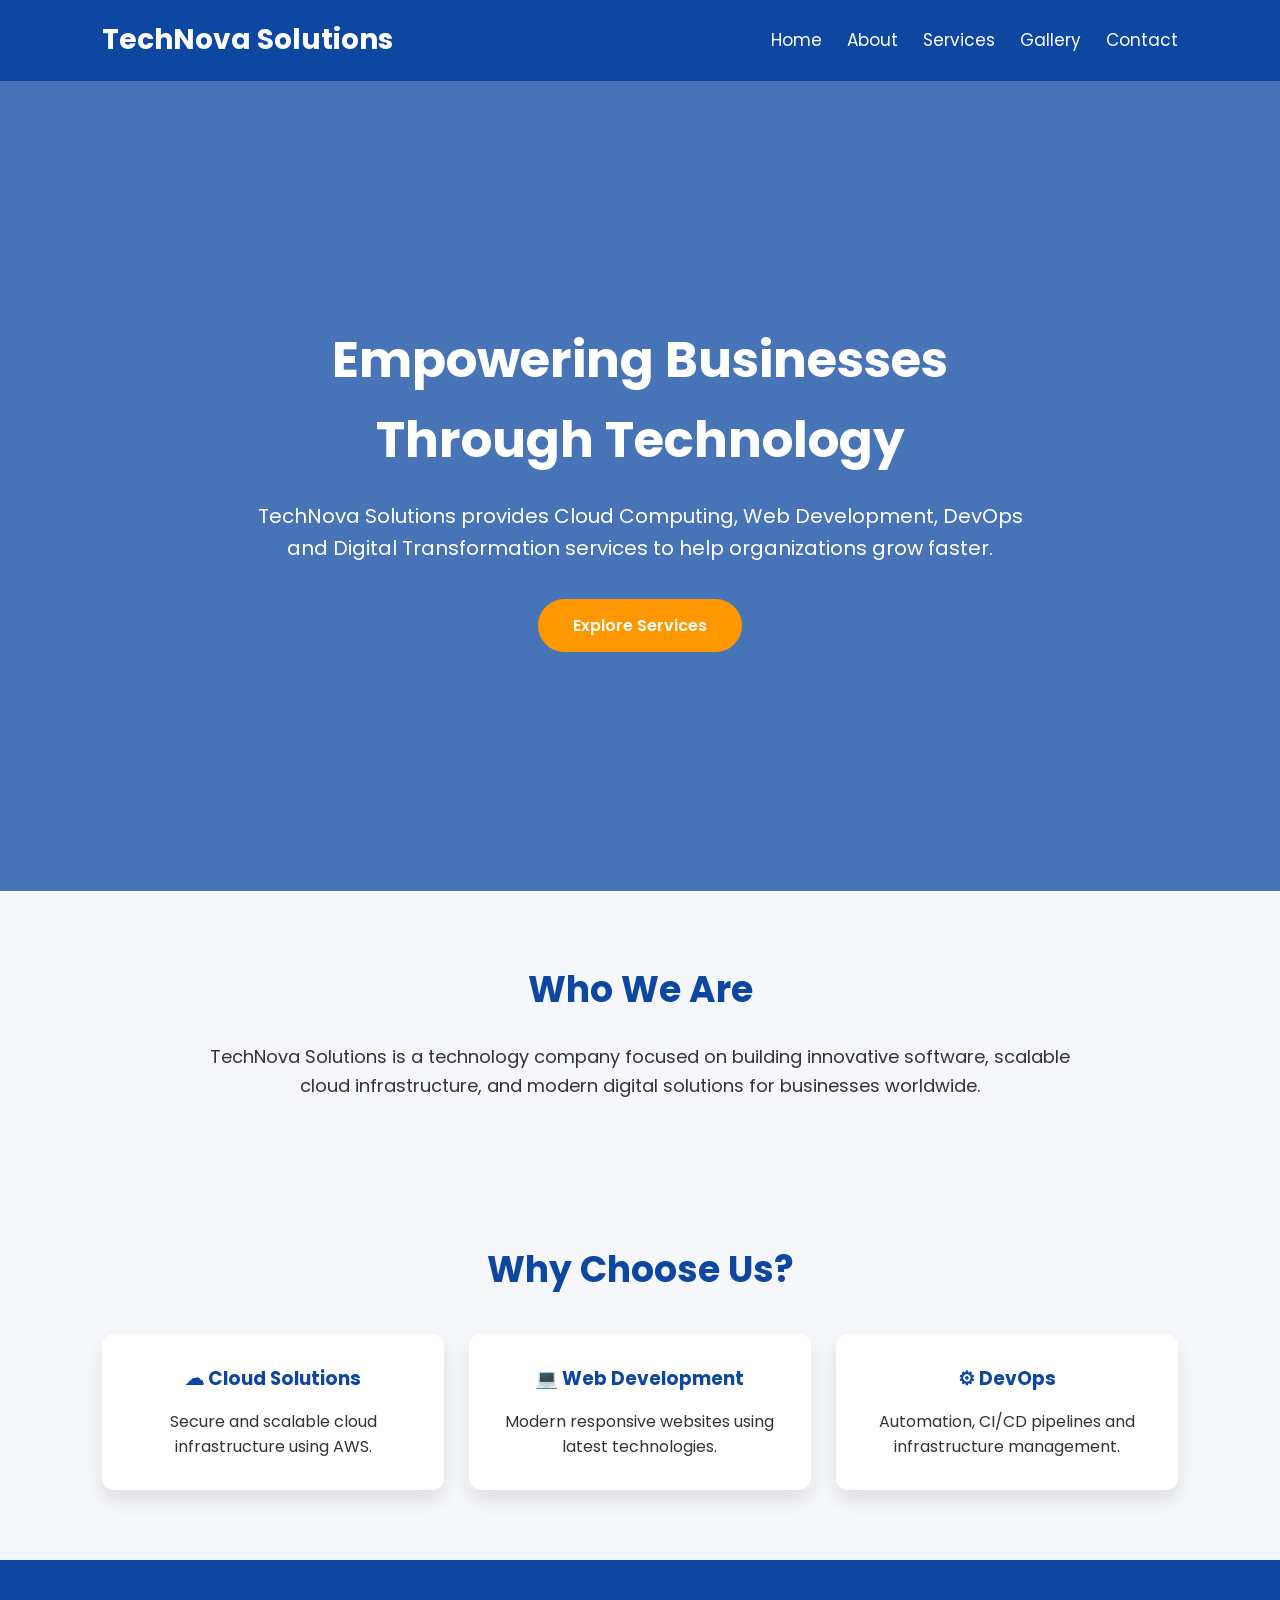
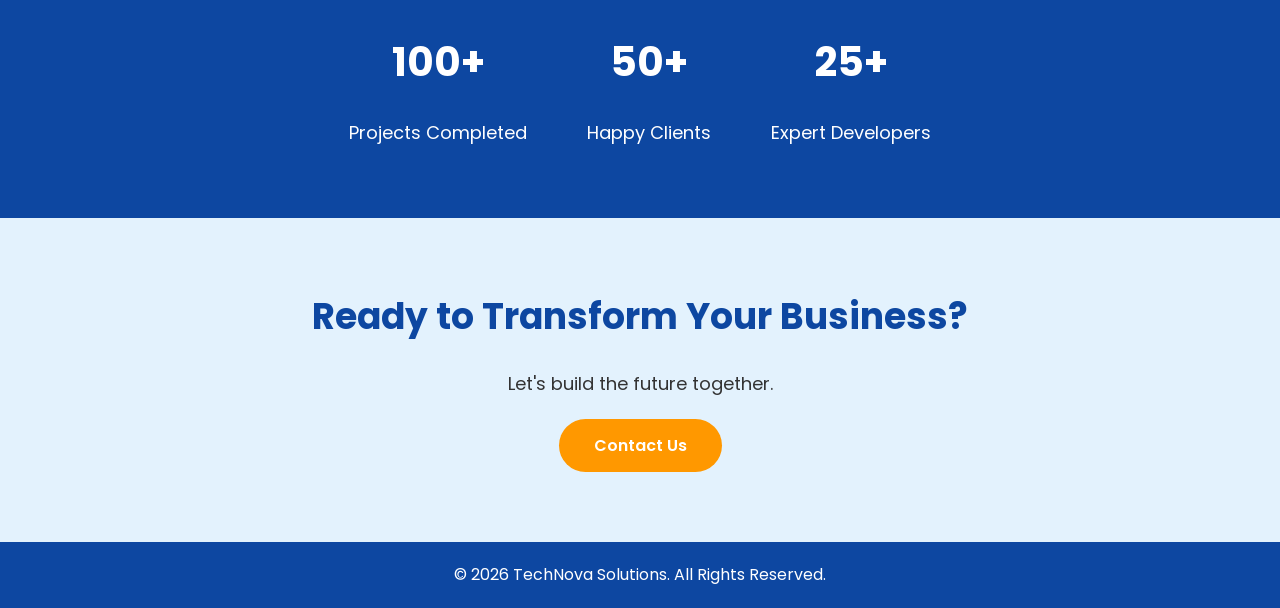
<file: index.html>
<!DOCTYPE html>
<html lang="en">
<head>
    <meta charset="UTF-8">
    <meta name="viewport" content="width=device-width, initial-scale=1.0">
    <title>TechNova Solutions</title>

    <link rel="stylesheet" href="style.css">

    <link rel="preconnect" href="https://fonts.googleapis.com">
    <link href="https://fonts.googleapis.com/css2?family=Poppins:wght@300;400;500;600;700&display=swap" rel="stylesheet">
</head>

<body>

<header>

<nav class="navbar">

<div class="logo">
TechNova Solutions
</div>

<ul class="nav-links">

<li><a href="index.html">Home</a></li>

<li><a href="about.html">About</a></li>

<li><a href="services.html">Services</a></li>

<li><a href="gallery.html">Gallery</a></li>

<li><a href="contact.html">Contact</a></li>

</ul>

</nav>

</header>

<section class="hero">

<div class="hero-content">

<h1>Empowering Businesses Through Technology</h1>

<p>
TechNova Solutions provides Cloud Computing,
Web Development, DevOps and Digital Transformation
services to help organizations grow faster.
</p>

<a href="services.html" class="btn">Explore Services</a>

</div>

</section>

<section class="about-preview">

<h2>Who We Are</h2>

<p>

TechNova Solutions is a technology company focused on
building innovative software, scalable cloud infrastructure,
and modern digital solutions for businesses worldwide.

</p>

</section>

<section class="features">

<h2>Why Choose Us?</h2>

<div class="cards">

<div class="card">

<h3>☁ Cloud Solutions</h3>

<p>
Secure and scalable cloud infrastructure using AWS.
</p>

</div>

<div class="card">

<h3>💻 Web Development</h3>

<p>
Modern responsive websites using latest technologies.
</p>

</div>

<div class="card">

<h3>⚙ DevOps</h3>

<p>
Automation, CI/CD pipelines and infrastructure management.
</p>

</div>

</div>

</section>

<section class="stats">

<div class="stat">

<h2>100+</h2>

<p>Projects Completed</p>

</div>

<div class="stat">

<h2>50+</h2>

<p>Happy Clients</p>

</div>

<div class="stat">

<h2>25+</h2>

<p>Expert Developers</p>

</div>

</section>

<section class="cta">

<h2>Ready to Transform Your Business?</h2>

<p>
Let's build the future together.
</p>

<a href="contact.html" class="btn">Contact Us</a>

</section>

<footer>

<p>

© 2026 TechNova Solutions.
All Rights Reserved.

</p>

</footer>

</body>
</html>
</file>
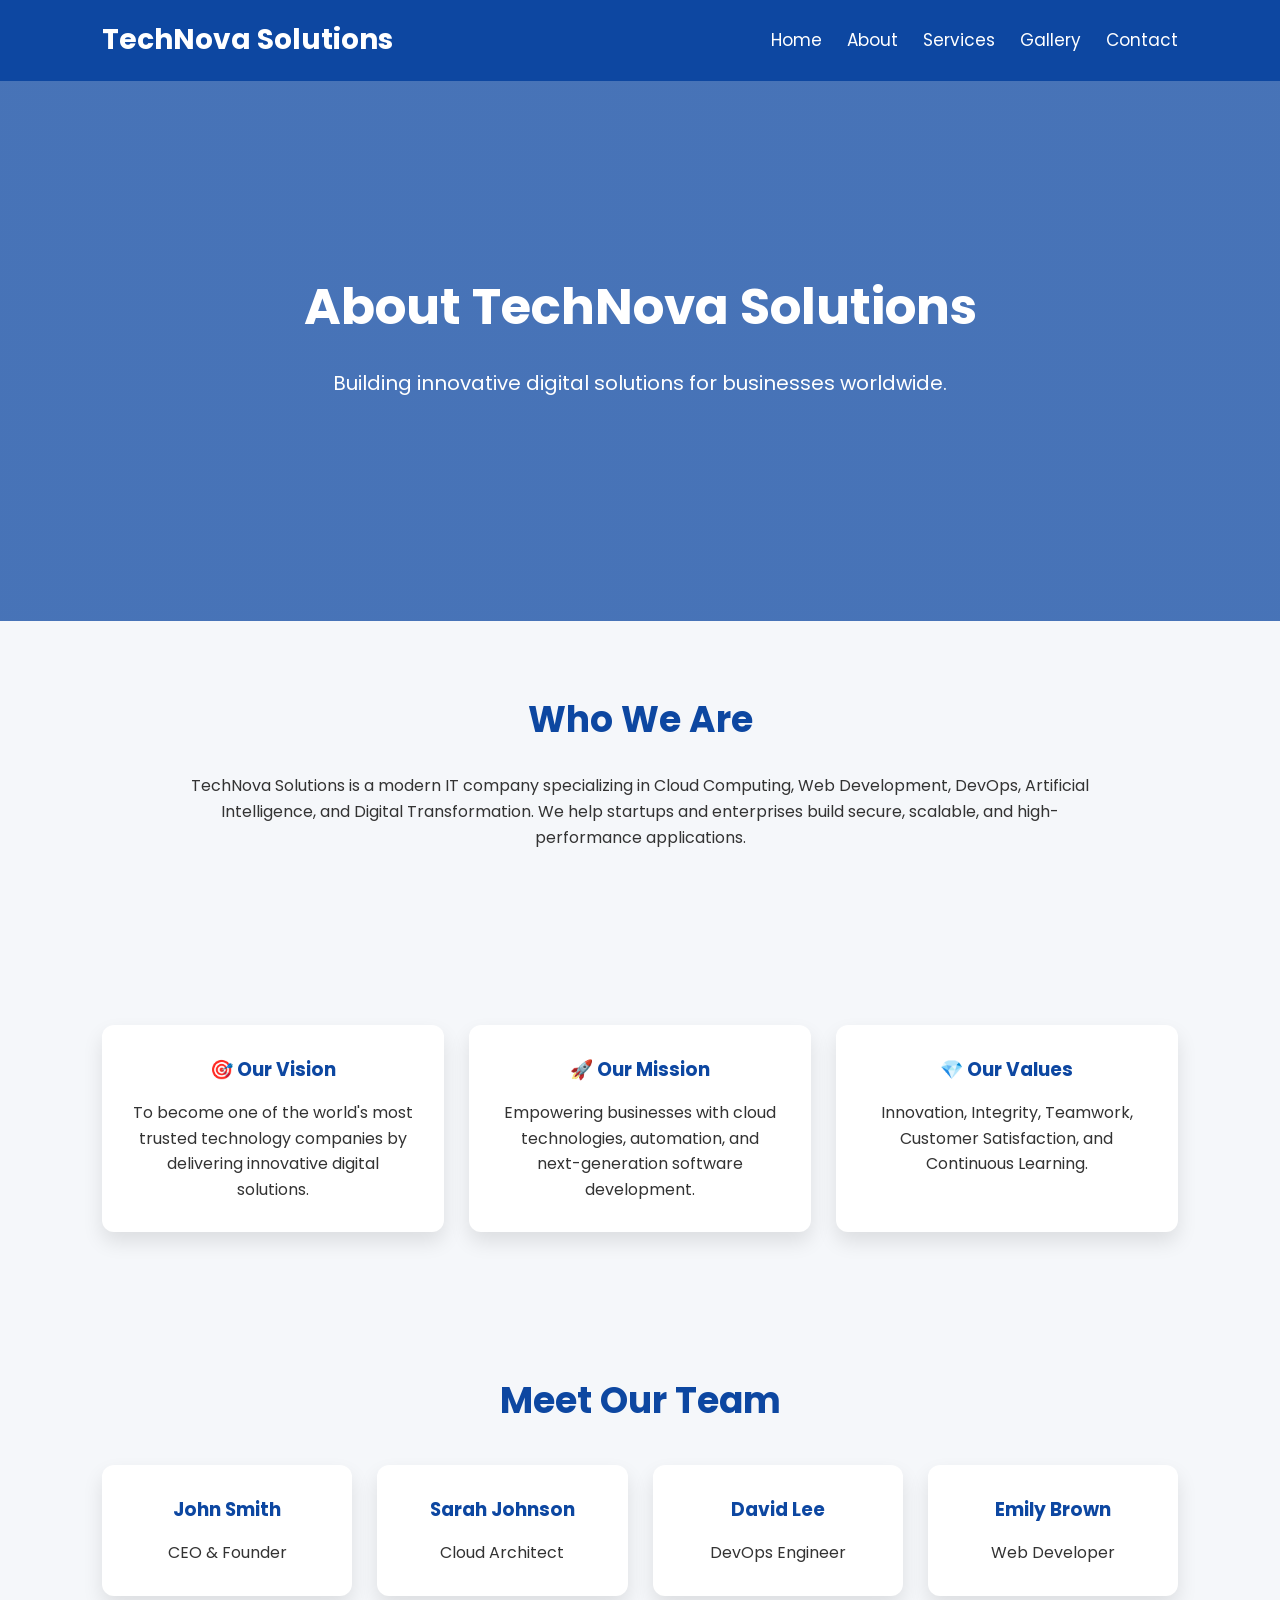
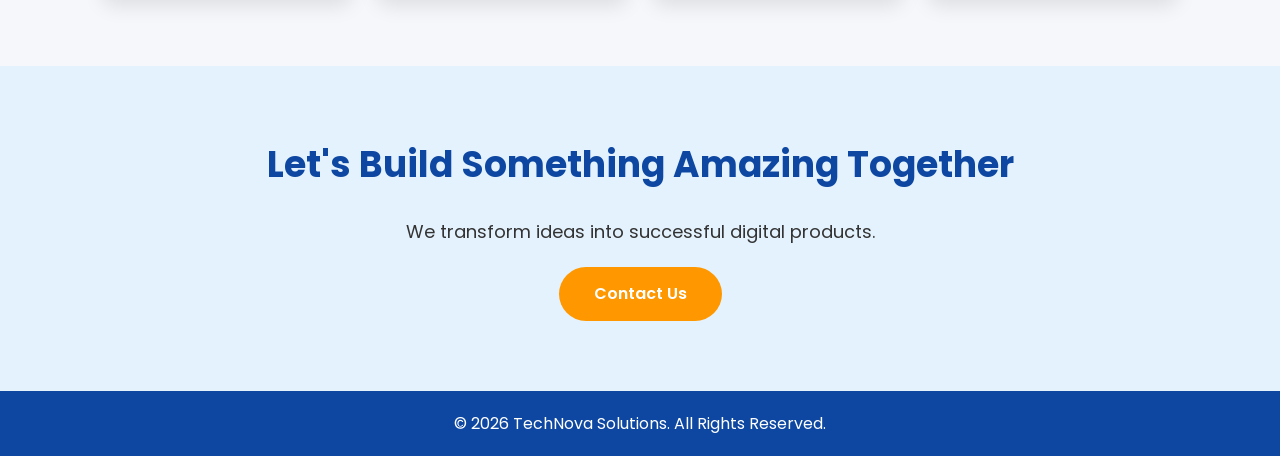
<file: about.html>
<!DOCTYPE html>
<html lang="en">

<head>

<meta charset="UTF-8">

<meta name="viewport" content="width=device-width, initial-scale=1.0">

<title>About | TechNova Solutions</title>

<link rel="stylesheet" href="style.css">

<link href="https://fonts.googleapis.com/css2?family=Poppins:wght@300;400;500;600;700&display=swap" rel="stylesheet">

</head>

<body>

<header>

<nav class="navbar">

<div class="logo">

TechNova Solutions

</div>

<ul class="nav-links">

<li><a href="index.html">Home</a></li>

<li><a href="about.html">About</a></li>

<li><a href="services.html">Services</a></li>

<li><a href="gallery.html">Gallery</a></li>

<li><a href="contact.html">Contact</a></li>

</ul>

</nav>

</header>

<section class="hero" style="height:60vh;">

<div class="hero-content">

<h1>About TechNova Solutions</h1>

<p>

Building innovative digital solutions for businesses worldwide.

</p>

</div>

</section>

<section>

<h2>Who We Are</h2>

<p style="text-align:center;max-width:900px;margin:auto;">

TechNova Solutions is a modern IT company specializing in Cloud Computing,
Web Development, DevOps, Artificial Intelligence, and Digital Transformation.
We help startups and enterprises build secure, scalable, and high-performance applications.

</p>

</section>

<section>

<div class="cards">

<div class="card">

<h3>🎯 Our Vision</h3>

<p>

To become one of the world's most trusted technology companies by delivering innovative digital solutions.

</p>

</div>

<div class="card">

<h3>🚀 Our Mission</h3>

<p>

Empowering businesses with cloud technologies, automation, and next-generation software development.

</p>

</div>

<div class="card">

<h3>💎 Our Values</h3>

<p>

Innovation, Integrity, Teamwork, Customer Satisfaction, and Continuous Learning.

</p>

</div>

</div>

</section>

<section>

<h2>Meet Our Team</h2>

<div class="cards">

<div class="card">

<h3>John Smith</h3>

<p>CEO & Founder</p>

</div>

<div class="card">

<h3>Sarah Johnson</h3>

<p>Cloud Architect</p>

</div>

<div class="card">

<h3>David Lee</h3>

<p>DevOps Engineer</p>

</div>

<div class="card">

<h3>Emily Brown</h3>

<p>Web Developer</p>

</div>

</div>

</section>

<section class="cta">

<h2>Let's Build Something Amazing Together</h2>

<p>

We transform ideas into successful digital products.

</p>

<a href="contact.html" class="btn">Contact Us</a>

</section>

<footer>

<p>

© 2026 TechNova Solutions. All Rights Reserved.

</p>

</footer>

</body>

</html>
</file>
<file: style.css>
/* Google Font */
*{
    margin:0;
    padding:0;
    box-sizing:border-box;
    font-family:'Poppins',sans-serif;
}

body{
    background:#f5f7fa;
    color:#333;
    line-height:1.6;
}

/* Navbar */

.navbar{
    display:flex;
    justify-content:space-between;
    align-items:center;
    background:#0d47a1;
    padding:18px 8%;
    position:sticky;
    top:0;
    z-index:1000;
}

.logo{
    color:white;
    font-size:28px;
    font-weight:bold;
}

.nav-links{
    display:flex;
    list-style:none;
}

.nav-links li{
    margin-left:25px;
}

.nav-links a{
    color:white;
    text-decoration:none;
    font-size:17px;
    transition:.3s;
}

.nav-links a:hover{
    color:#ffd54f;
}

/* Hero */

.hero{
    background:linear-gradient(rgba(13,71,161,.75),rgba(13,71,161,.75)),
    url("https://images.unsplash.com/photo-1518770660439-4636190af475?auto=format&fit=crop&w=1600&q=80");
    background-size:cover;
    background-position:center;
    height:90vh;
    display:flex;
    justify-content:center;
    align-items:center;
    text-align:center;
    color:white;
    padding:20px;
}

.hero-content{
    max-width:800px;
}

.hero h1{
    font-size:50px;
    margin-bottom:20px;
}

.hero p{
    font-size:20px;
    margin-bottom:35px;
}

/* Button */

.btn{
    display:inline-block;
    background:#ff9800;
    color:white;
    padding:14px 35px;
    border-radius:30px;
    text-decoration:none;
    font-weight:600;
    transition:.3s;
}

.btn:hover{
    background:#e68900;
    transform:scale(1.05);
}

/* Sections */

section{
    padding:70px 8%;
}

section h2{
    text-align:center;
    margin-bottom:25px;
    color:#0d47a1;
    font-size:36px;
}

.about-preview p{
    max-width:900px;
    margin:auto;
    text-align:center;
    font-size:18px;
}

/* Cards */

.cards{
    display:grid;
    grid-template-columns:repeat(auto-fit,minmax(250px,1fr));
    gap:25px;
    margin-top:35px;
}

.card{
    background:white;
    padding:30px;
    border-radius:12px;
    box-shadow:0 10px 20px rgba(0,0,0,.1);
    text-align:center;
    transition:.3s;
}

.card:hover{
    transform:translateY(-10px);
}

.card h3{
    color:#0d47a1;
    margin-bottom:15px;
}

/* Stats */

.stats{
    display:flex;
    justify-content:center;
    gap:60px;
    background:#0d47a1;
    color:white;
    flex-wrap:wrap;
}

.stat{
    text-align:center;
}

.stat h2{
    color:white;
    font-size:40px;
}

.stat p{
    font-size:18px;
}

/* Call To Action */

.cta{
    background:#e3f2fd;
    text-align:center;
}

.cta p{
    margin:20px 0;
    font-size:18px;
}

/* Footer */

footer{
    background:#0d47a1;
    color:white;
    text-align:center;
    padding:20px;
}

/* Responsive */

@media(max-width:768px){

.navbar{
    flex-direction:column;
}

.nav-links{
    flex-direction:column;
    margin-top:20px;
}

.nav-links li{
    margin:10px 0;
}

.hero h1{
    font-size:34px;
}

.hero p{
    font-size:17px;
}

.stats{
    flex-direction:column;
    gap:25px;
}

}
/* Gallery */

.gallery{

display:grid;

grid-template-columns:repeat(auto-fit,minmax(300px,1fr));

gap:25px;

margin-top:40px;

}

.gallery-item{

background:white;

border-radius:12px;

overflow:hidden;

box-shadow:0 8px 20px rgba(0,0,0,.15);

transition:.3s;

}

.gallery-item:hover{

transform:translateY(-10px);

}

.gallery-item img{

width:100%;

height:230px;

object-fit:cover;

}

.gallery-item h3{

padding:20px;

text-align:center;

color:#0d47a1;

}
</file>
